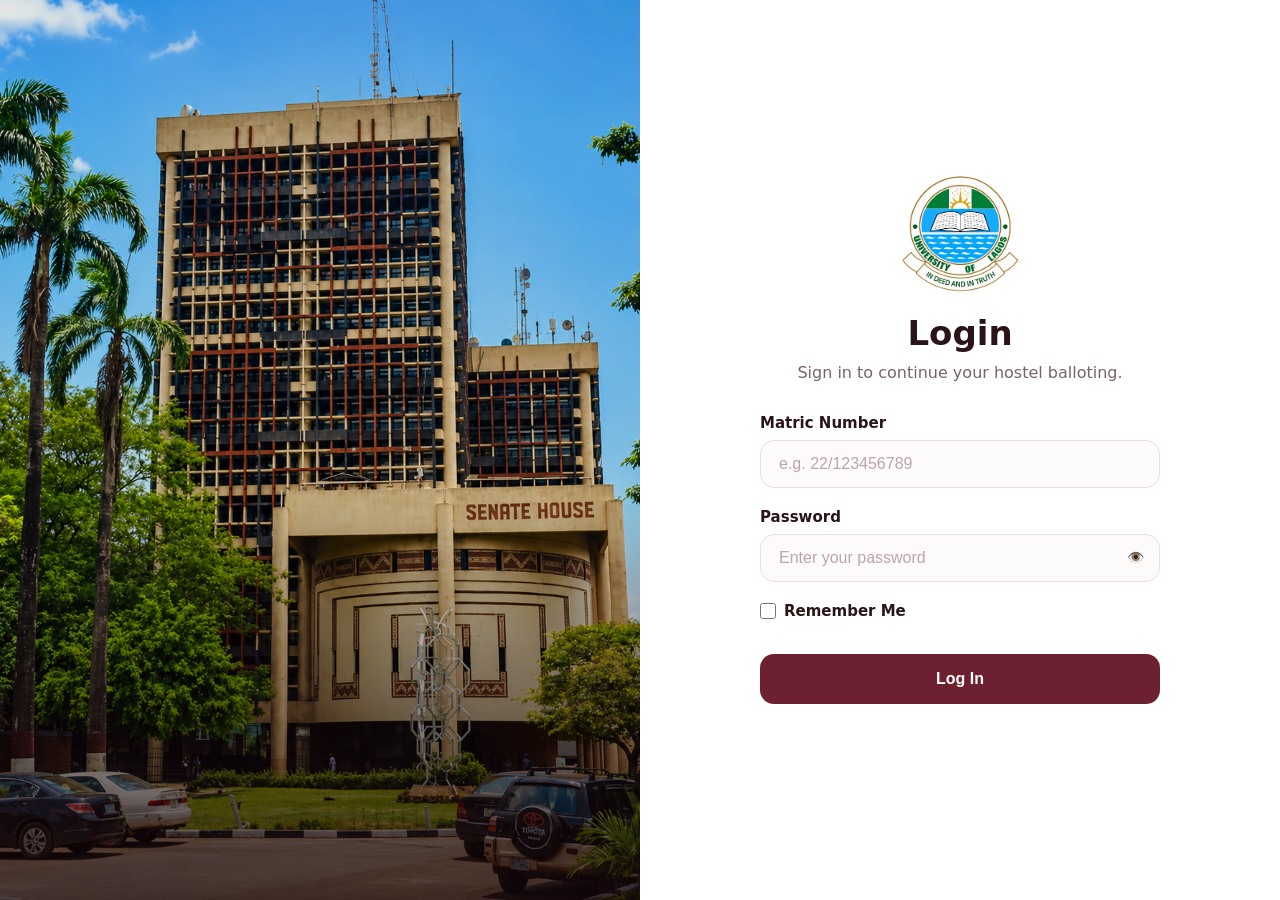
<file: index.html>
<!DOCTYPE html>
<html lang="en">
<head>
  <meta charset="UTF-8">
  <meta name="viewport" content="width=device-width, initial-scale=1.0">
  <title>UNILAG Hostel Balloting - Login</title>
  <link rel="stylesheet" href="style.css">
</head>
<body>

  <div class="page">
    <div class="container">

      <!-- left side -->
      <div class="left">
        <img src="images/unilag-building.jpg" alt="UNILAG campus" class="building-photo">
        <div class="left-text"></div>
      </div>

      <!-- right side -->
      <div class="right">
        <img src="images/unilag-logo.png" alt="UNILAG logo" class="logo-main">
        <p class="brand-name">University of Lagos</p>

        <h1>Login</h1>
        <p class="subtitle">Sign in to continue your hostel balloting.</p>

        <!-- Action added here -->
        <form class="form" action="dashboard.html" method="GET">
          <label for="matric">Matric Number</label>
          <input type="text" id="matric" placeholder="e.g. 22/123456789" required>

          <label for="password">Password</label>
          <div class="password-box">
            <input type="password" id="password" placeholder="Enter your password" required>
            <button type="button" id="togglePass" class="eye" aria-label="Show password">👁️</button>
          </div>

          <div class="row">
            <label class="remember">
              <input type="checkbox">
              Remember Me
            </label>
          </div>

          <button type="submit">Log In</button>
        </form>
      </div>

    </div>
  </div>

  <script src="script.js"></script>
</body>
</html>
</file>
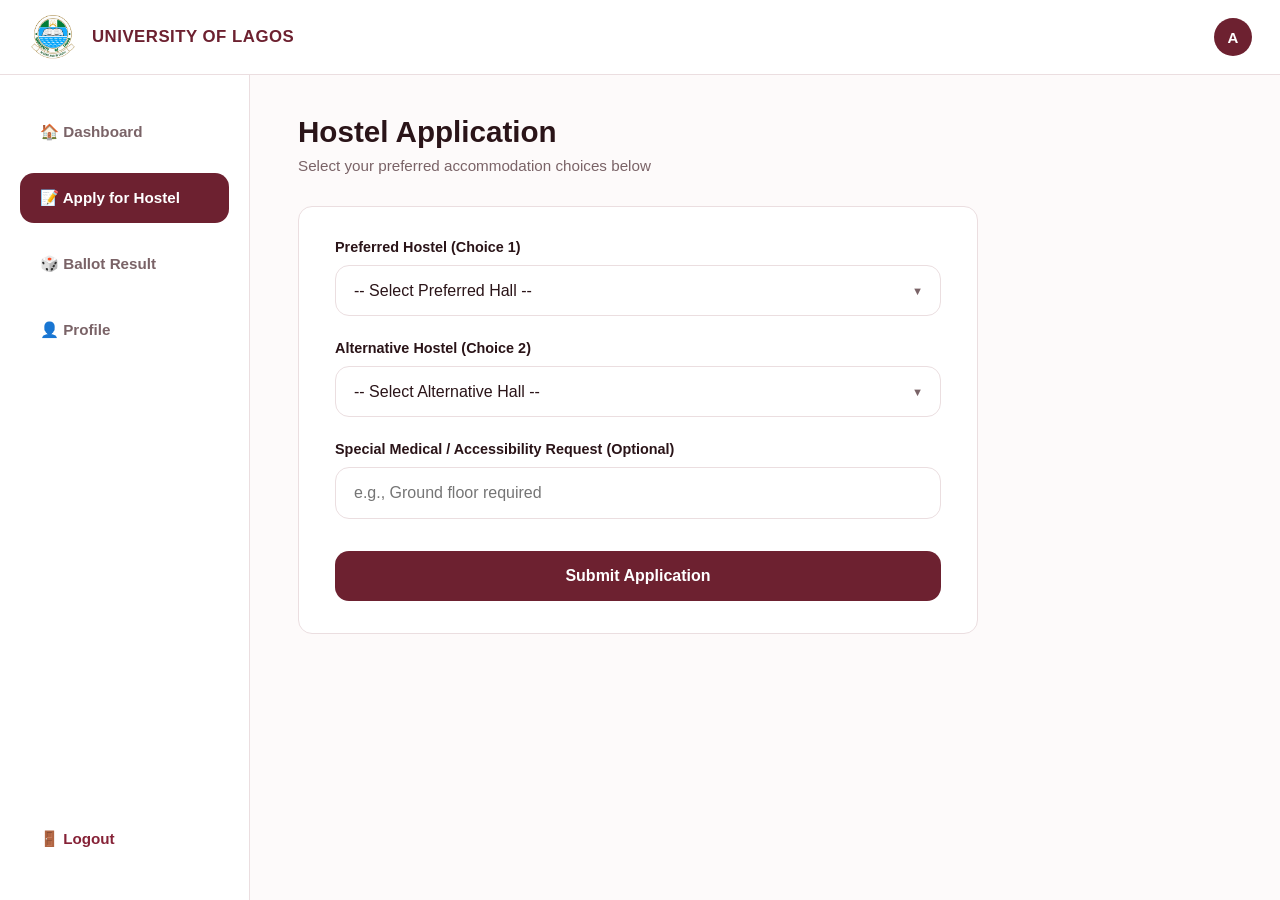
<file: apply.html>
<!DOCTYPE html>
<html lang="en">
<head>
  <meta charset="UTF-8">
  <meta name="viewport" content="width=device-width, initial-scale=1.0">
  <title>Apply for Hostel - UNILAG Hostel Balloting</title>
  <link rel="stylesheet" href="dashboard.css">
</head>
<body>

  <input type="checkbox" id="menuToggle" class="menu-toggle">

  <header class="header">
    <div class="header-left">
      <label for="menuToggle" class="hamburger"><span></span><span></span><span></span></label>
      <img src="images/unilag-logo.png" alt="UNILAG logo" class="logo">
      <span class="header-title">UNIVERSITY OF LAGOS</span>
    </div>
    <div class="avatar">A</div>
  </header>

  <div class="layout">

    <aside class="sidebar">
      <nav>
        <a href="dashboard.html" class="nav-item">🏠 Dashboard</a>
        <a href="apply.html" class="nav-item active">📝 Apply for Hostel</a>
        <a href="ballot-result.html" class="nav-item">🎲 Ballot Result</a>
        <a href="profile.html" class="nav-item">👤 Profile</a>
      </nav>

      <a href="index.html" class="nav-item logout">🚪 Logout</a>
    </aside>

    <label for="menuToggle" class="overlay"></label>

    <main class="main">
      <div class="welcome-banner">
        <h1>Hostel Application</h1>
        <p class="main-subtitle">Select your preferred accommodation choices below</p>
      </div>

      <div class="card form-card">
        <form>
          <div class="form-group">
            <label for="preferred-hall">Preferred Hostel (Choice 1)</label>
            <div class="select-wrapper">
              <select id="preferred-hall" name="preferred-hall" required>
                <option value="">-- Select Preferred Hall --</option>
                <option value="Jaja Hall">Jaja Hall</option>
                <option value="Mariere Hall">Mariere Hall</option>
                <option value="Eni Njoku Hall">Eni Njoku Hall</option>
                <option value="Sodeinde Hall">Sodeinde Hall</option>
              </select>
            </div>
          </div>

          <div class="form-group">
            <label for="alternative-hall">Alternative Hostel (Choice 2)</label>
            <div class="select-wrapper">
              <select id="alternative-hall" name="alternative-hall" required>
                <option value="">-- Select Alternative Hall --</option>
                <option value="Jaja Hall">Jaja Hall</option>
                <option value="Mariere Hall">Mariere Hall</option>
                <option value="Eni Njoku Hall">Eni Njoku Hall</option>
                <option value="Sodeinde Hall">Sodeinde Hall</option>
              </select>
            </div>
          </div>

          <div class="form-group">
            <label for="special-request">Special Medical / Accessibility Request (Optional)</label>
            <input type="text" id="special-request" placeholder="e.g., Ground floor required">
          </div>

          <button type="submit" class="submit-btn">Submit Application</button>
        </form>
      </div>
    </main>

  </div>

</body>
</html>
</file>
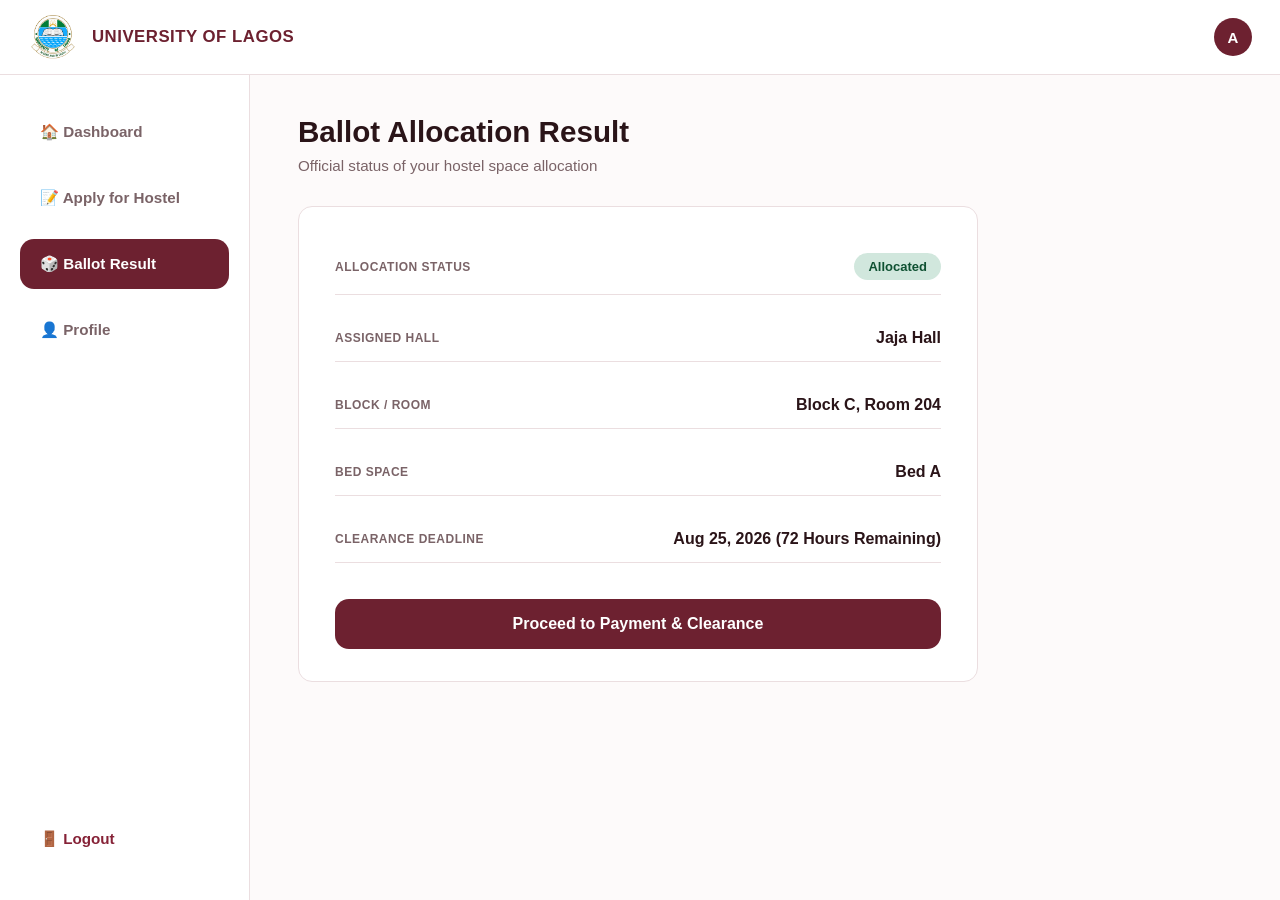
<file: ballot-result.html>
<!DOCTYPE html>
<html lang="en">
<head>
  <meta charset="UTF-8">
  <meta name="viewport" content="width=device-width, initial-scale=1.0">
  <title>Ballot Result - UNILAG Hostel Balloting</title>
  <link rel="stylesheet" href="dashboard.css">
</head>
<body>

  <input type="checkbox" id="menuToggle" class="menu-toggle">

  <header class="header">
    <div class="header-left">
      <label for="menuToggle" class="hamburger"><span></span><span></span><span></span></label>
      <img src="images/unilag-logo.png" alt="UNILAG logo" class="logo">
      <span class="header-title">UNIVERSITY OF LAGOS</span>
    </div>
    <div class="avatar">A</div>
  </header>

  <div class="layout">

    <aside class="sidebar">
      <nav>
        <a href="dashboard.html" class="nav-item">🏠 Dashboard</a>
        <a href="apply.html" class="nav-item">📝 Apply for Hostel</a>
        <a href="ballot-result.html" class="nav-item active">🎲 Ballot Result</a>
        <a href="profile.html" class="nav-item">👤 Profile</a>
      </nav>

      <a href="index.html" class="nav-item logout">🚪 Logout</a>
    </aside>

    <label for="menuToggle" class="overlay"></label>

    <main class="main">
      <h1>Ballot Allocation Result</h1>
      <p class="main-subtitle">Official status of your hostel space allocation</p>

      <div class="ballot-result-container">
        <div class="card result-card">
          <div class="result-detail-row">
            <span class="info-label">Allocation Status</span>
            <span class="status-badge success">Allocated</span>
          </div>

          <div class="result-detail-row">
            <span class="info-label">Assigned Hall</span>
            <span class="info-value">Jaja Hall</span>
          </div>

          <div class="result-detail-row">
            <span class="info-label">Block / Room</span>
            <span class="info-value">Block C, Room 204</span>
          </div>

          <div class="result-detail-row">
            <span class="info-label">Bed Space</span>
            <span class="info-value">Bed A</span>
          </div>

          <div class="result-detail-row">
            <span class="info-label">Clearance Deadline</span>
            <span class="info-value">Aug 25, 2026 (72 Hours Remaining)</span>
          </div>

          <button class="submit-btn" style="margin-top: 16px;">Proceed to Payment & Clearance</button>
        </div>
      </div>
    </main>

  </div>

</body>
</html>
</file>
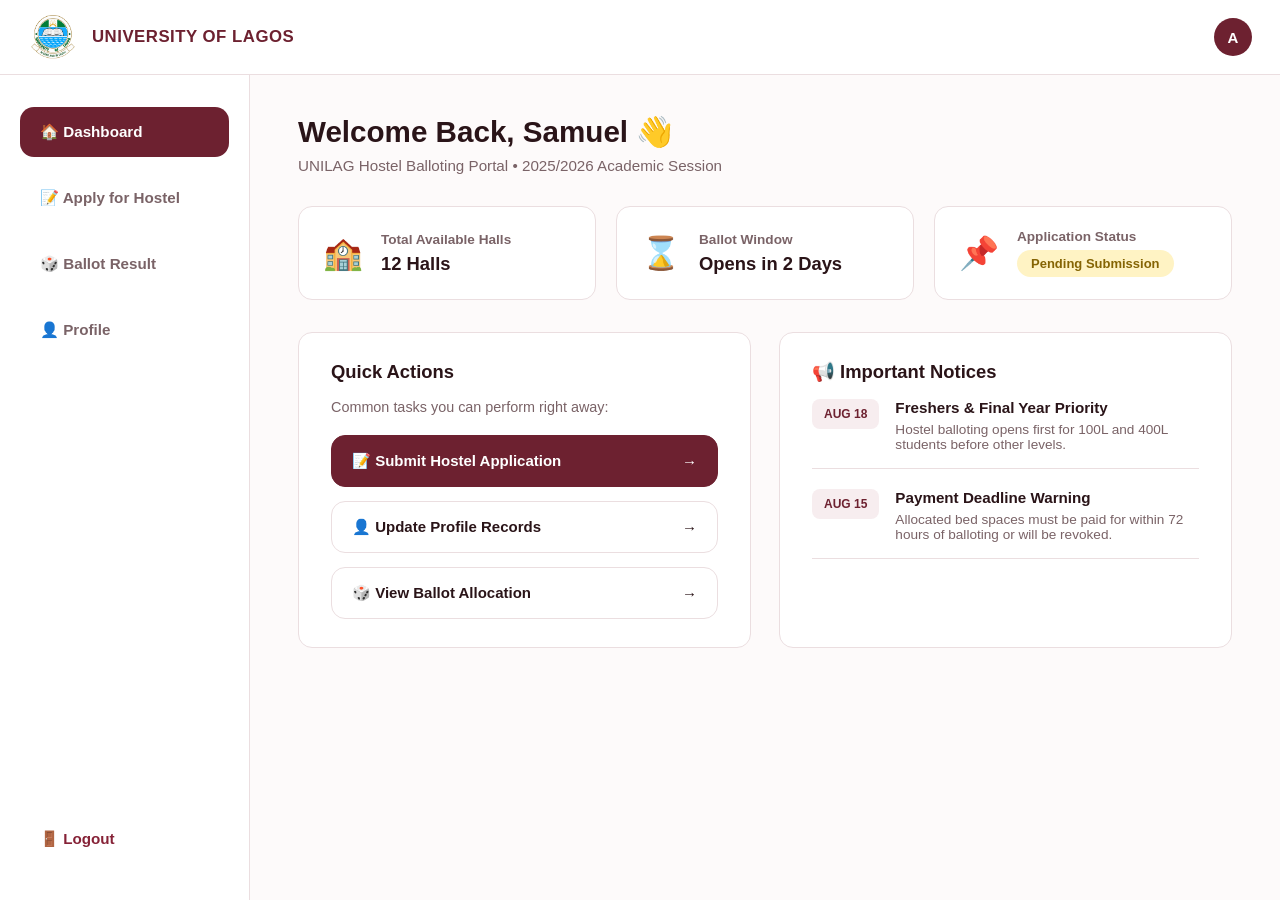
<file: dashboard.html>
<!DOCTYPE html>
<html lang="en">
<head>
  <meta charset="UTF-8">
  <meta name="viewport" content="width=device-width, initial-scale=1.0">
  <title>Dashboard - UNILAG Hostel Balloting</title>
  <link rel="stylesheet" href="dashboard.css">
</head>
<body>

  <input type="checkbox" id="menuToggle" class="menu-toggle">

  <header class="header">
    <div class="header-left">
      <label for="menuToggle" class="hamburger"><span></span><span></span><span></span></label>
      <img src="images/unilag-logo.png" alt="UNILAG logo" class="logo">
      <span class="header-title">UNIVERSITY OF LAGOS</span>
    </div>
    <div class="avatar">A</div>
  </header>

  <div class="layout">

    <aside class="sidebar">
      <nav>
        <a href="dashboard.html" class="nav-item active">🏠 Dashboard</a>
        <a href="apply.html" class="nav-item">📝 Apply for Hostel</a>
        <a href="ballot-result.html" class="nav-item">🎲 Ballot Result</a>
        <a href="profile.html" class="nav-item">👤 Profile</a>
      </nav>

      <a href="index.html" class="nav-item logout">🚪 Logout</a>
    </aside>

    <label for="menuToggle" class="overlay"></label>

    <main class="main">
      <div class="welcome-banner">
        <h1>Welcome Back, Samuel 👋</h1>
        <p class="main-subtitle">UNILAG Hostel Balloting Portal • 2025/2026 Academic Session</p>
      </div>

      <!-- STATS SUMMARY CARDS (Bed Spaces Removed) -->
      <div class="stats-grid">
        <div class="stat-card">
          <span class="stat-icon">🏫</span>
          <div>
            <h4>Total Available Halls</h4>
            <p class="stat-value">12 Halls</p>
          </div>
        </div>

        <div class="stat-card">
          <span class="stat-icon">⌛</span>
          <div>
            <h4>Ballot Window</h4>
            <p class="stat-value">Opens in 2 Days</p>
          </div>
        </div>

        <div class="stat-card">
          <span class="stat-icon">📌</span>
          <div>
            <h4>Application Status</h4>
            <p class="status-badge">Pending Submission</p>
          </div>
        </div>
      </div>

      <!-- MAIN CONTENT GRID -->
      <div class="content-grid">
        
        <!-- QUICK ACTIONS CARD -->
        <div class="card">
          <h3>Quick Actions</h3>
          <p class="card-desc">Common tasks you can perform right away:</p>
          
          <div class="actions-list">
            <a href="apply.html" class="action-btn primary">
              <span>📝 Submit Hostel Application</span>
              <span class="arrow">→</span>
            </a>
            <a href="profile.html" class="action-btn">
              <span>👤 Update Profile Records</span>
              <span class="arrow">→</span>
            </a>
            <a href="ballot-result.html" class="action-btn">
              <span>🎲 View Ballot Allocation</span>
              <span class="arrow">→</span>
            </a>
          </div>
        </div>

        <!-- ANNOUNCEMENTS FEED CARD -->
        <div class="card">
          <h3>📢 Important Notices</h3>
          <div class="announcements-list">
            <div class="announcement-item">
              <span class="notice-date">AUG 18</span>
              <div>
                <h5>Freshers & Final Year Priority</h5>
                <p>Hostel balloting opens first for 100L and 400L students before other levels.</p>
              </div>
            </div>

            <div class="announcement-item">
              <span class="notice-date">AUG 15</span>
              <div>
                <h5>Payment Deadline Warning</h5>
                <p>Allocated bed spaces must be paid for within 72 hours of balloting or will be revoked.</p>
              </div>
            </div>
          </div>
        </div>

      </div>

    </main>

  </div>

</body>
</html>
</file>
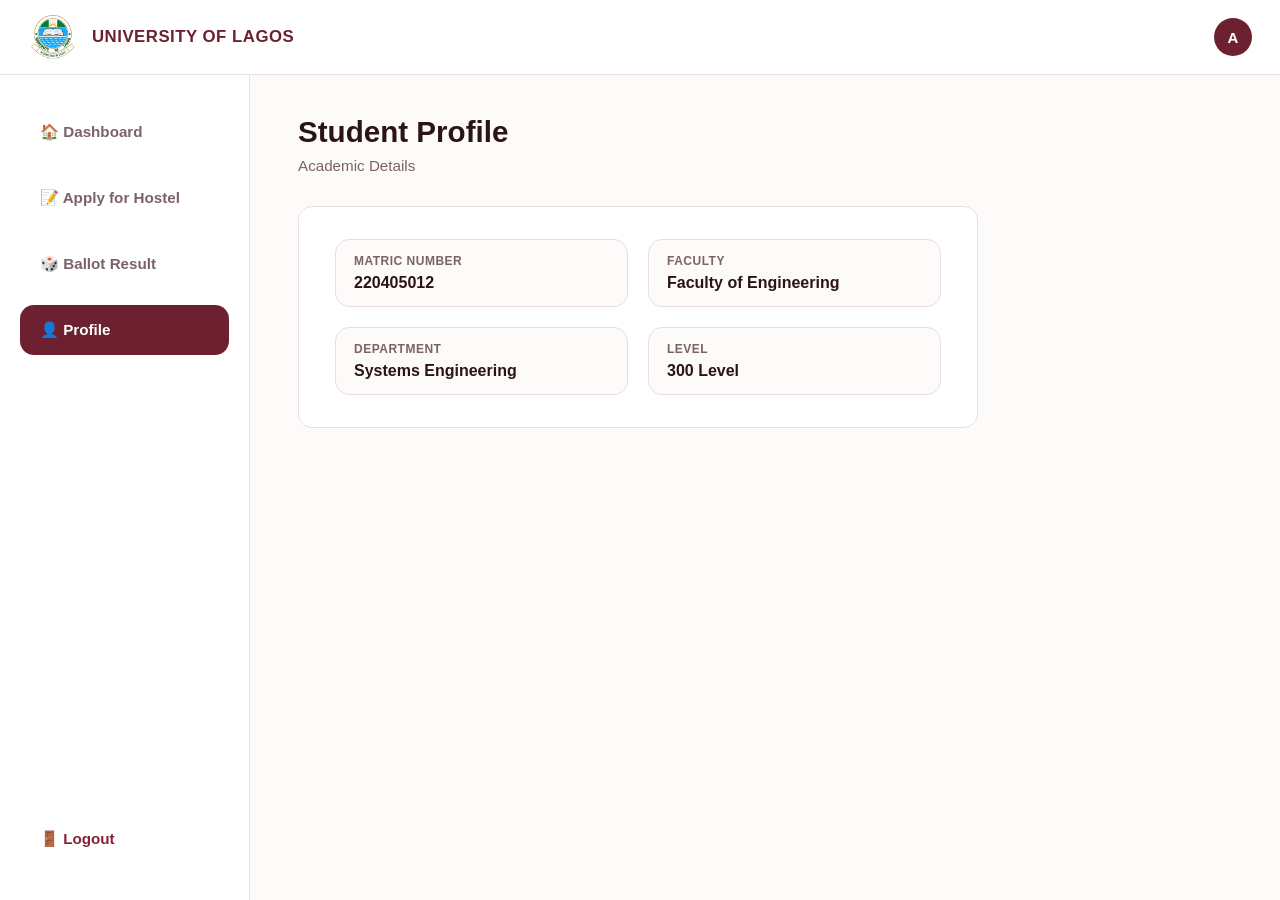
<file: profile.html>
<!DOCTYPE html>
<html lang="en">
<head>
  <meta charset="UTF-8">
  <meta name="viewport" content="width=device-width, initial-scale=1.0">
  <title>Student Profile - UNILAG Hostel Balloting</title>
  <link rel="stylesheet" href="dashboard.css">
</head>
<body>

  <input type="checkbox" id="menuToggle" class="menu-toggle">

  <header class="header">
    <div class="header-left">
      <label for="menuToggle" class="hamburger"><span></span><span></span><span></span></label>
      <img src="images/unilag-logo.png" alt="UNILAG logo" class="logo">
      <span class="header-title">UNIVERSITY OF LAGOS</span>
    </div>
    <div class="avatar">A</div>
  </header>

  <div class="layout">

    <aside class="sidebar">
      <nav>
        <a href="dashboard.html" class="nav-item">🏠 Dashboard</a>
        <a href="apply.html" class="nav-item">📝 Apply for Hostel</a>
        <a href="ballot-result.html" class="nav-item">🎲 Ballot Result</a>
        <a href="profile.html" class="nav-item active">👤 Profile</a>
      </nav>

      <a href="index.html" class="nav-item logout">🚪 Logout</a>
    </aside>

    <label for="menuToggle" class="overlay"></label>

    <main class="main">
      <h1>Student Profile</h1>
      <p class="main-subtitle">Academic Details</p>

      <div class="card profile-card">
        <div class="profile-info-grid">

          <div class="info-group">
            <span class="info-label">Matric Number</span>
            <span class="info-value">220405012</span>
          </div>

          <div class="info-group">
            <span class="info-label">Faculty</span>
            <span class="info-value">Faculty of Engineering</span>
          </div>

          <div class="info-group">
            <span class="info-label">Department</span>
            <span class="info-value">Systems Engineering</span>
          </div>

          <div class="info-group">
            <span class="info-label">Level</span>
            <span class="info-value">300 Level</span>
          </div>

        </div>
      </div>
    </main>

  </div>

</body>
</html>
</file>
<file: style.css>
:root {
  --primary: #6D2130;
  --primary-hover: #862237;
  --bg-dark: #4A1420;
  --text-dark: #2A1418;
  --text-light: #ffffff;
  --text-muted: #7A6367;
  --border-color: #EBDEE0;
  --radius-lg: 14px;
  --transition: 0.2s ease;
}

* {
  margin: 0;
  padding: 0;
  box-sizing: border-box;
}

body {
  font-family: 'Segoe UI', system-ui, -apple-system, sans-serif;
  background: var(--text-light);
  color: var(--text-dark);
}


.container {
  display: grid;
  grid-template-columns: 1fr 1fr;
  min-height: 100dvh;
}

/* ---------------- LEFT SIDE (Photo Section) ---------------- */

.left {
  position: relative;
  background-color: var(--bg-dark);
  overflow: hidden;
}

.building-photo {
  width: 100%;
  height: 100%;
  object-fit: cover;
  object-position: center 20%;
  filter: brightness(0.9) saturate(1.05);
}

/* Tint and Gradient Overlays */
.left::before,
.left::after {
  content: "";
  position: absolute;
  inset: 0;
  pointer-events: none;
}

.left::before {
  background: linear-gradient(160deg, rgba(74, 20, 32, 0.55), rgba(74, 20, 32, 0.15) 55%);
}

.left::after {
  top: auto;
  height: 45%;
  background: linear-gradient(to top, rgba(20, 5, 9, 0.75), transparent);
}

.left-text {
  position: absolute;
  inset: auto 36px 40px 36px;
  color: var(--text-light);
  z-index: 2;
}

.left-eyebrow {
  display: inline-block;
  font-size: 13px;
  font-weight: 600;
  letter-spacing: 1.5px;
  text-transform: uppercase;
  color: #E8C6CD;
  margin-bottom: 8px;
}

.left-text h2 {
  font-size: 1.875rem; /* ~30px */
  font-weight: 700;
  margin-bottom: 8px;
}

.left-text .tagline {
  font-size: 1rem; /* ~16px */
  color: #E4D3D6;
}

/* ---------------- RIGHT SIDE (Form Section) ---------------- */

.right {
  padding: 48px 10%;
  display: flex;
  flex-direction: column;
  justify-content: center;
  align-items: center;
  text-align: center;
}

.logo-main {
  width: 135px;
  margin-bottom: 20px;
}

.right h1 {
  font-size: 2.125rem; /* ~34px */
  margin-bottom: 10px;
  color: var(--text-dark);
}

.subtitle {
  color: var(--text-muted);
  font-size: 1rem; /* ~16px */
  margin-bottom: 32px;
}

.brand-name {
  display: none;
}

.form {
  width: 100%;
  max-width: 400px;
  text-align: left;
}

label {
  display: block;
  font-size: 0.9375rem; /* ~15px */
  font-weight: 600;
  margin-bottom: 8px;
  color: inherit;
}

input[type="text"],
input[type="password"] {
  width: 100%;
  padding: 14px 18px;
  margin-bottom: 20px;
  border: 1.5px solid var(--border-color);
  border-radius: var(--radius-lg);
  font-size: 1rem; /* ~16px */
  color: var(--text-dark);
  background: #FDFAFA;
  outline: none;
  transition: border-color var(--transition), box-shadow var(--transition), background var(--transition);
}

input::placeholder {
  color: #BBA5A9;
}

input[type="text"]:focus,
input[type="password"]:focus {
  border-color: var(--primary-hover);
  background: var(--text-light);
  box-shadow: 0 0 0 4px rgba(134, 34, 55, 0.12);
}

.password-box {
  position: relative;
}

.password-box input {
  padding-right: 60px;
}

.eye {
  position: absolute;
  right: 16px;
  top: 15px;
  font-size: 0.875rem; /* ~14px */
  font-weight: 600;
  color: var(--primary-hover);
  background: none;
  border: none;
  cursor: pointer;
}

.eye:hover,
.row a:hover {
  text-decoration: underline;
}

.row {
  display: flex;
  justify-content: space-between;
  align-items: center;
  margin-bottom: 26px;
  font-size: 0.9375rem; /* ~15px */
}

.remember {
  display: flex;
  align-items: center;
  gap: 8px;
}

.remember input {
  accent-color: var(--primary-hover);
  width: 16px;
  height: 16px;
}

.row a {
  color: var(--primary-hover);
  text-decoration: none;
  font-weight: 600;
}

button[type="submit"] {
  width: 100%;
  background-color: var(--primary);
  color: var(--text-light);
  padding: 16px;
  border: none;
  border-radius: var(--radius-lg);
  font-size: 1rem; /* ~17px */
  font-weight: 700;
  cursor: pointer;
  margin-bottom: 20px;
  transition: background var(--transition), box-shadow var(--transition), transform 0.15s ease;
}

button[type="submit"]:hover {
  background-color: var(--primary-hover);
  box-shadow: 0 10px 24px -8px rgba(109, 33, 48, 0.55);
}

button[type="submit"]:active {
  transform: scale(0.98);
}

/* ---------------- RESPONSIVE (Mobile & Tablet) ---------------- */

@media (max-width: 768px) {
  .container {
    grid-template-columns: 1fr;
  }

  .left {
    display: none;
  }

  .right {
    padding: 40px 24px;
    color: var(--text-light);
    background-image: linear-gradient(rgba(0, 0, 0, 0.45), rgba(0, 0, 0, 0.45)), url('images/unilag-building.jpg');
    background-size: cover;
    background-position: center;
  }

  .logo-main {
    width: 120px;
    border-radius: 20px;
  }

  .brand-name {
    display: block;
    font-size: 1.75rem; /* ~28px */
    font-weight: 800;
    margin-bottom: 28px;
  }

  .right h1 {
    font-size: 1.75rem;
  }

  .right h1,
  .subtitle {
    color: var(--text-light);
  }

  .subtitle {
    font-size: 1.0625rem;
    font-weight: 600;
  }
}
</file>
<file: dashboard.css>
:root {
  --primary: #6D2130;
  --primary-hover: #862237;
  --bg-dark: #4A1420;
  --bg-light: #FDFAFA;
  --text-dark: #2A1418;
  --text-light: #ffffff;
  --text-muted: #7A6367;
  --border-color: #EBDEE0;
  --radius-lg: 14px;
  --transition: 0.25s cubic-bezier(0.4, 0, 0.2, 1);
}

* {
  margin: 0;
  padding: 0;
  box-sizing: border-box;
  -webkit-tap-highlight-color: transparent;
}

body {
  font-family: -apple-system, BlinkMacSystemFont, 'Segoe UI', Roboto, Helvetica, Arial, sans-serif;
  background-color: var(--bg-light);
  color: var(--text-dark);
  min-height: 100dvh;
}

a {
  text-decoration: none;
  color: inherit;
}

.menu-toggle {
  display: none;
}

/* Prevent background scrolling on iOS when drawer is open */
html:has(.menu-toggle:checked),
body:has(.menu-toggle:checked) {
  overflow: hidden;
  height: 100dvh;
}

/* ---------- HEADER ---------- */

.header {
  display: flex;
  align-items: center;
  justify-content: space-between;
  padding: 12px 28px;
  background: var(--text-light);
  border-bottom: 1.5px solid var(--border-color);
  position: sticky;
  top: 0;
  z-index: 20;
  padding-top: max(12px, env(safe-area-inset-top));
}

.header-left {
  display: flex;
  align-items: center;
  gap: 14px;
}

.logo {
  width: 50px;
  height: 50px;
  object-fit: contain;
}

.header-title {
  font-size: 1.05rem;
  font-weight: 800;
  color: var(--primary);
  letter-spacing: 0.5px;
}

.avatar {
  width: 38px;
  height: 38px;
  border-radius: 50%;
  background: var(--primary);
  color: var(--text-light);
  display: flex;
  align-items: center;
  justify-content: center;
  font-size: 0.9375rem;
  font-weight: 700;
}

.hamburger {
  display: none;
  flex-direction: column;
  gap: 5px;
  width: 24px;
  cursor: pointer;
  padding: 4px;
}

.hamburger span {
  height: 2.5px;
  background: var(--primary);
  border-radius: 2px;
}

/* ---------- SIDEBAR ---------- */

.layout {
  display: flex;
  min-height: calc(100dvh - 75px);
}

.sidebar {
  width: 250px;
  flex-shrink: 0;
  background: var(--text-light);
  border-right: 1.5px solid var(--border-color);
  padding: 32px 20px;
  display: flex;
  flex-direction: column;
  justify-content: space-between;
  position: fixed;
  top: 75px;
  left: 0;
  height: calc(100dvh - 75px);
  z-index: 10;
  overflow-y: auto;
  padding-bottom: max(36px, env(safe-area-inset-bottom));
}

.sidebar nav {
  display: flex;
  flex-direction: column;
  gap: 16px;
}

.nav-item {
  padding: 16px 20px;
  border-radius: var(--radius-lg);
  font-size: 0.95rem;
  font-weight: 600;
  color: var(--text-muted);
  transition: background var(--transition), color var(--transition);
  display: flex;
  align-items: center;
  gap: 12px;
}

.nav-item:hover {
  background: #F7EDEF;
  color: var(--primary);
}

.nav-item.active {
  background: var(--primary);
  color: var(--text-light);
}

.nav-item.logout {
  color: var(--primary-hover);
  margin-top: auto;
}

.nav-item.logout:hover {
  background: #FDF3F2;
}

.overlay {
  display: none;
}

/* ---------- UNIFORM MAIN CONTAINER (ALL PAGES) ---------- */

.main {
  flex: 1;
  margin-left: 250px;
  padding: 40px 48px; /* Uniform padding across every page */
  max-width: 1100px;
}

.main h1 {
  font-size: 1.85rem;
  margin-bottom: 8px;
}

.main-subtitle {
  color: var(--text-muted);
  font-size: 0.95rem;
  margin-bottom: 32px;
}

.card {
  background: var(--text-light);
  padding: 28px 32px;
  border-radius: var(--radius-lg);
  border: 1.5px solid var(--border-color);
}

.card h3 {
  font-size: 1.15rem;
  margin-bottom: 16px;
}

/* ---------- DASHBOARD SPECIFIC STYLES ---------- */

.stats-grid {
  display: grid;
  grid-template-columns: repeat(auto-fit, minmax(240px, 1fr));
  gap: 20px;
  margin-bottom: 32px;
}

.stat-card {
  background: var(--text-light);
  padding: 22px 24px;
  border-radius: var(--radius-lg);
  border: 1.5px solid var(--border-color);
  display: flex;
  align-items: center;
  gap: 18px;
}

.stat-icon {
  font-size: 2rem;
}

.stat-card h4 {
  font-size: 0.85rem;
  color: var(--text-muted);
  margin-bottom: 6px;
}

.stat-value {
  font-size: 1.15rem;
  font-weight: 700;
  color: var(--text-dark);
}

.status-badge {
  display: inline-block;
  background: #FFF3C4;
  color: #856404;
  padding: 6px 14px;
  border-radius: 20px;
  font-size: 0.8125rem;
  font-weight: 700;
}

.status-badge.success {
  background: #D1E7DD;
  color: #0F5132;
}

.content-grid {
  display: grid;
  grid-template-columns: 1fr 1fr;
  gap: 28px;
}

.card-desc {
  font-size: 0.9rem;
  color: var(--text-muted);
  margin-bottom: 20px;
}

.actions-list {
  display: flex;
  flex-direction: column;
  gap: 14px;
}

.action-btn {
  display: flex;
  align-items: center;
  justify-content: space-between;
  padding: 16px 20px;
  border-radius: var(--radius-lg);
  border: 1.5px solid var(--border-color);
  font-size: 0.9375rem;
  font-weight: 600;
  transition: all var(--transition);
}

.action-btn:hover {
  border-color: var(--primary);
  background: #F7EDEF;
  color: var(--primary);
}

.action-btn.primary {
  background: var(--primary);
  color: var(--text-light);
  border-color: var(--primary);
}

.action-btn.primary:hover {
  background: var(--primary-hover);
}

.announcements-list {
  display: flex;
  flex-direction: column;
  gap: 20px;
  margin-top: 16px;
}

.announcement-item {
  display: flex;
  gap: 16px;
  align-items: flex-start;
  border-bottom: 1px solid var(--border-color);
  padding-bottom: 16px;
}

.notice-date {
  background: #F7EDEF;
  color: var(--primary);
  font-size: 0.75rem;
  font-weight: 800;
  padding: 8px 12px;
  border-radius: 8px;
  white-space: nowrap;
}

.announcement-item h5 {
  font-size: 0.95rem;
  margin-bottom: 6px;
}

.announcement-item p {
  font-size: 0.85rem;
  color: var(--text-muted);
}

/* ---------- APPLY PAGE FORM STYLES ---------- */

.form-card {
  max-width: 680px;
  padding: 32px 36px;
}

.form-group {
  margin-bottom: 24px;
  display: flex;
  flex-direction: column;
}

.form-group label {
  display: block;
  font-size: 0.9rem;
  font-weight: 700;
  margin-bottom: 10px;
  color: var(--text-dark);
}

.select-wrapper {
  position: relative;
}

.select-wrapper::after {
  content: "▼";
  font-size: 0.7rem;
  color: var(--text-muted);
  position: absolute;
  right: 18px;
  top: 50%;
  transform: translateY(-50%);
  pointer-events: none;
}

select,
.form-group input[type="text"] {
  width: 100%;
  padding: 16px 18px;
  border: 1.5px solid var(--border-color);
  border-radius: var(--radius-lg);
  font-size: 16px; /* Prevents iOS auto-zoom */
  color: var(--text-dark);
  background: var(--text-light);
  outline: none;
  transition: border-color var(--transition), box-shadow var(--transition);
  -webkit-appearance: none;
  appearance: none;
}

select:focus,
.form-group input[type="text"]:focus {
  border-color: var(--primary-hover);
  box-shadow: 0 0 0 4px rgba(134, 34, 55, 0.12);
}

.submit-btn {
  width: 100%;
  background-color: var(--primary);
  color: var(--text-light);
  padding: 16px;
  border: none;
  border-radius: var(--radius-lg);
  font-size: 1rem;
  font-weight: 700;
  cursor: pointer;
  margin-top: 8px;
  transition: background var(--transition), transform 0.15s ease;
}

.submit-btn:hover {
  background-color: var(--primary-hover);
}

.submit-btn:active {
  transform: scale(0.98);
}

/* ---------- PROFILE PAGE STYLES ---------- */

.profile-card {
  max-width: 680px;
  padding: 32px 36px;
}

.profile-info-grid {
  display: grid;
  grid-template-columns: repeat(2, 1fr);
  gap: 20px;
}

.info-group {
  display: flex;
  flex-direction: column;
  gap: 6px;
  padding: 14px 18px;
  background: var(--bg-light);
  border: 1.5px solid var(--border-color);
  border-radius: var(--radius-lg);
}

.info-label {
  font-size: 0.75rem;
  font-weight: 700;
  text-transform: uppercase;
  letter-spacing: 0.5px;
  color: var(--text-muted);
}

.info-value {
  font-size: 1rem;
  font-weight: 700;
  color: var(--text-dark);
}

/* ---------- BALLOT RESULT PAGE STYLES ---------- */

.ballot-result-container {
  max-width: 680px;
}

.result-card {
  padding: 32px 36px;
  display: flex;
  flex-direction: column;
  gap: 20px;
}

.result-detail-row {
  display: flex;
  justify-content: space-between;
  align-items: center;
  padding: 14px 0;
  border-bottom: 1px solid var(--border-color);
}

.result-detail-row:last-child {
  border-bottom: none;
}

/* ---------- RESPONSIVE BREAKPOINTS ---------- */

@media (max-width: 900px) {
  .content-grid {
    grid-template-columns: 1fr;
    gap: 20px;
  }
}

@media (max-width: 768px) {
  .hamburger {
    display: flex;
  }

  .sidebar {
    top: 0;
    left: 0;
    width: 280px;
    height: 100dvh;
    z-index: 40;
    transform: translateX(-100%);
    transition: transform var(--transition);
    box-shadow: 10px 0 30px rgba(0, 0, 0, 0.15);
    padding-top: max(32px, env(safe-area-inset-top));
    padding-bottom: max(36px, env(safe-area-inset-bottom));
  }

  .menu-toggle:checked ~ .layout .sidebar {
    transform: translateX(0);
  }

  .overlay {
    display: block;
    position: fixed;
    inset: 0;
    background: rgba(42, 20, 24, 0.5);
    backdrop-filter: blur(4px);
    -webkit-backdrop-filter: blur(4px);
    z-index: 30;
    opacity: 0;
    pointer-events: none;
    transition: opacity var(--transition);
  }

  .menu-toggle:checked ~ .layout .overlay {
    opacity: 1;
    pointer-events: auto;
  }

  .main {
    margin-left: 0;
    padding: 24px 20px;
    padding-bottom: max(32px, env(safe-area-inset-bottom));
  }

  .profile-info-grid {
    grid-template-columns: 1fr;
    gap: 16px;
  }

  .card,
  .form-card,
  .profile-card,
  .result-card {
    padding: 24px 20px;
  }
}
</file>
